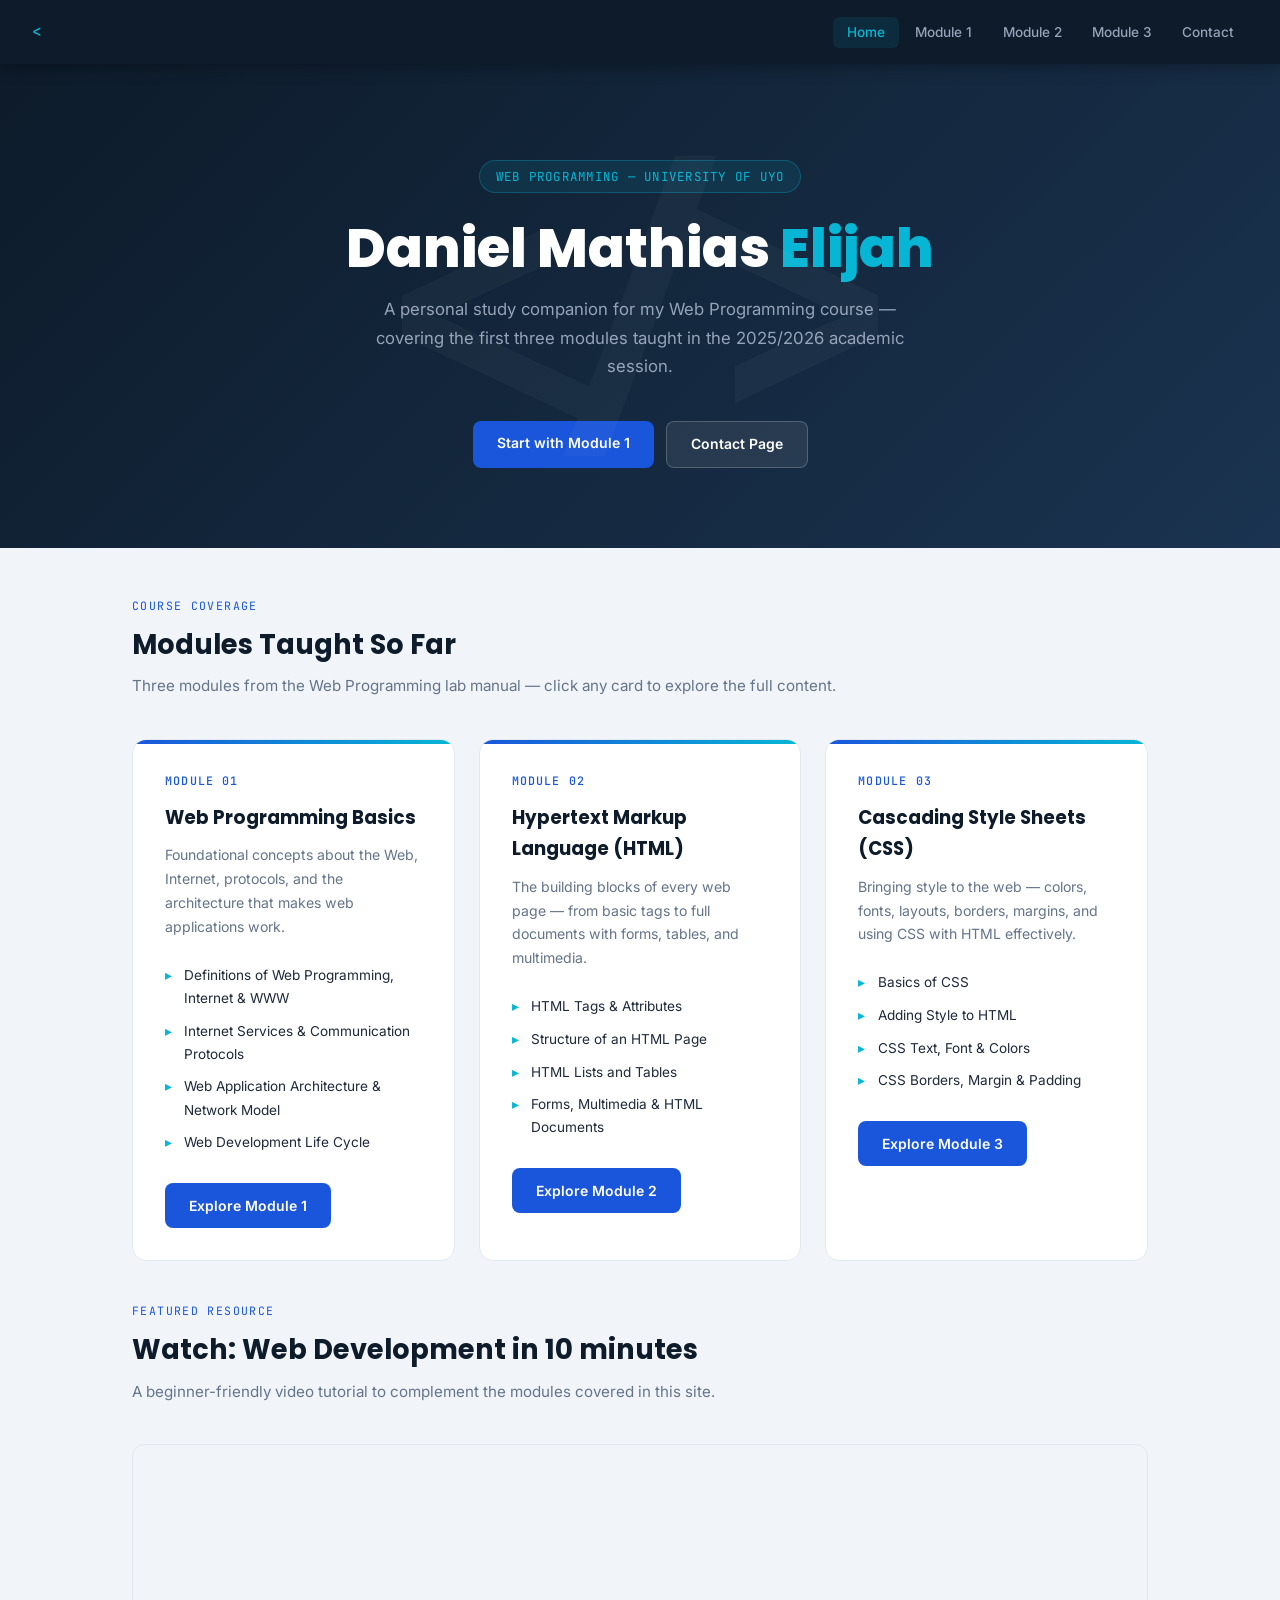
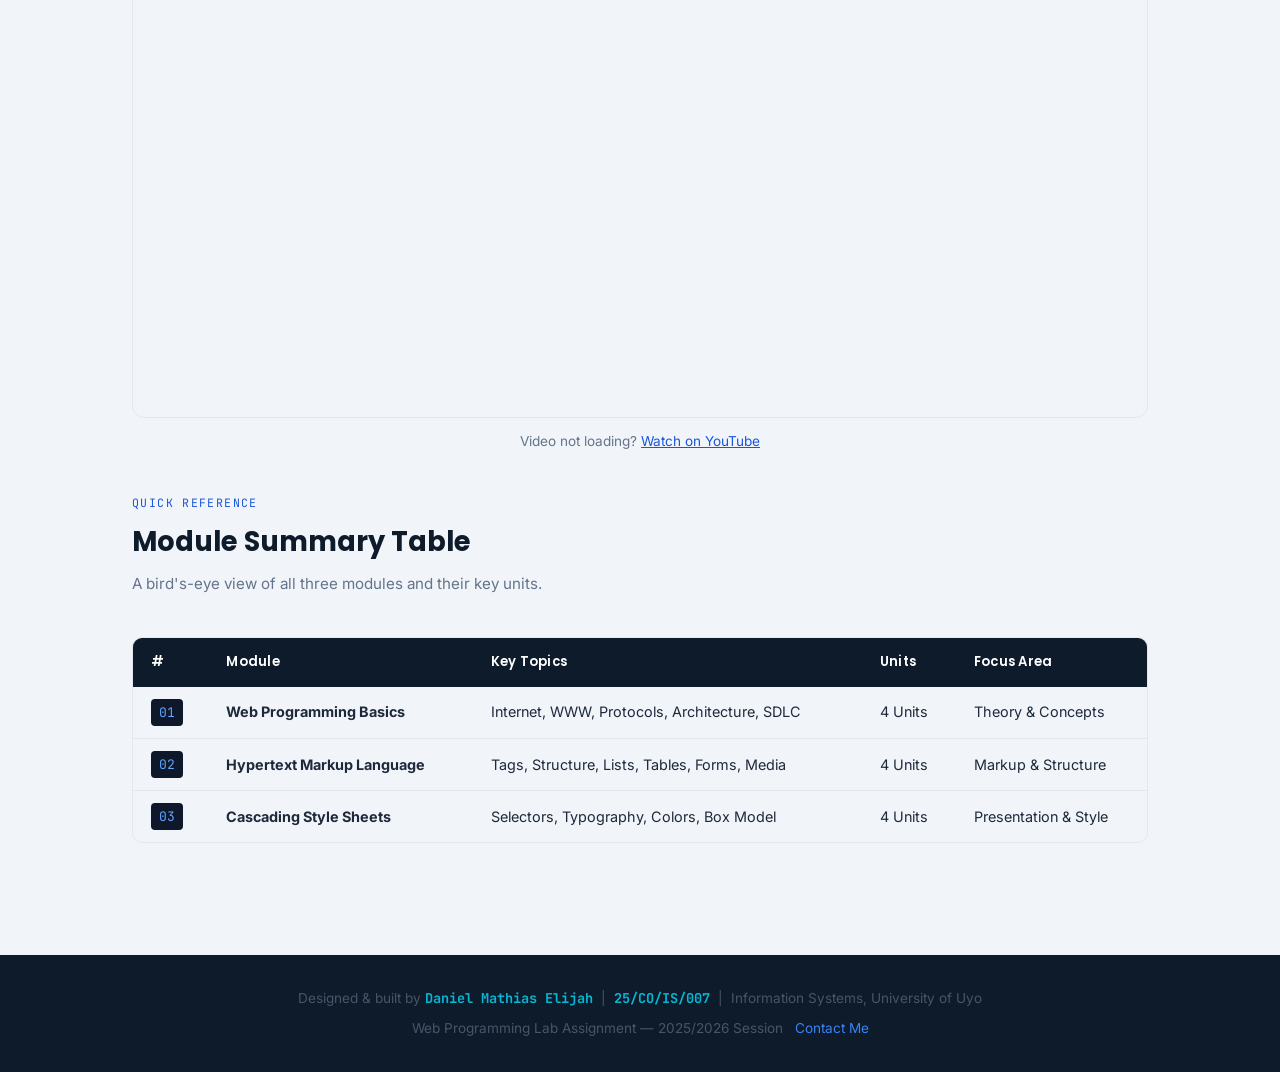
<file: index.html>
<!DOCTYPE html>
<html lang="en">
<head>
  <meta charset="UTF-8" />
  <meta name="viewport" content="width=device-width, initial-scale=1.0" />
  <title>Web Programming — Daniel Mathias Elijah</title>
  <link rel="stylesheet" href="style.css" />
</head>
<body>

  <nav>
    <a href="index.html" class="nav-brand">&lt;</a>
    <ul class="nav-links">
      <li><a href="index.html" class="active">Home</a></li>
      <li><a href="module1.html">Module 1</a></li>
      <li><a href="module2.html">Module 2</a></li>
      <li><a href="module3.html">Module 3</a></li>
      <li><a href="contact.html">Contact</a></li>
    </ul>
  </nav>

  <section class="hero">
    <div class="hero-badge">Web Programming — University of Uyo</div>
    <h1>Daniel Mathias <em>Elijah</em></h1>
    <p>A personal study companion for my Web Programming course — covering the first three modules taught in the 2025/2026 academic session.</p>
    <div class="hero-btns">
      <a href="module1.html" class="btn">Start with Module 1</a>
      <a href="contact.html" class="btn-ghost">Contact Page</a>
    </div>
  </section>

  <div class="container">
    <p class="section-label">Course Coverage</p>
    <h2 class="section-title">Modules Taught So Far</h2>
    <p class="section-sub">Three modules from the Web Programming lab manual — click any card to explore the full content.</p>

    <div class="module-grid">

      <div class="module-card">
        <div class="mod-num">Module 01</div>
        <h3>Web Programming Basics</h3>
        <p>Foundational concepts about the Web, Internet, protocols, and the architecture that makes web applications work.</p>
        <ul>
          <li>Definitions of Web Programming, Internet &amp; WWW</li>
          <li>Internet Services &amp; Communication Protocols</li>
          <li>Web Application Architecture &amp; Network Model</li>
          <li>Web Development Life Cycle</li>
        </ul>
        <a href="module1.html" class="btn">Explore Module 1</a>
      </div>

      <div class="module-card">
        <div class="mod-num">Module 02</div>
        <h3>Hypertext Markup Language (HTML)</h3>
        <p>The building blocks of every web page — from basic tags to full documents with forms, tables, and multimedia.</p>
        <ul>
          <li>HTML Tags &amp; Attributes</li>
          <li>Structure of an HTML Page</li>
          <li>HTML Lists and Tables</li>
          <li>Forms, Multimedia &amp; HTML Documents</li>
        </ul>
        <a href="module2.html" class="btn">Explore Module 2</a>
      </div>

      <div class="module-card">
        <div class="mod-num">Module 03</div>
        <h3>Cascading Style Sheets (CSS)</h3>
        <p>Bringing style to the web — colors, fonts, layouts, borders, margins, and using CSS with HTML effectively.</p>
        <ul>
          <li>Basics of CSS</li>
          <li>Adding Style to HTML</li>
          <li>CSS Text, Font &amp; Colors</li>
          <li>CSS Borders, Margin &amp; Padding</li>
        </ul>
        <a href="module3.html" class="btn">Explore Module 3</a>
      </div>

    </div>

    <div style="margin: 2.5rem 0;">
      <p class="section-label">Featured Resource</p>
      <h2 class="section-title">Watch: Web Development in 10 minutes</h2>
      <p class="section-sub">A beginner-friendly video tutorial to complement the modules covered in this site.</p>
      <div style="position:relative; padding-bottom:56.25%; height:0; overflow:hidden; border-radius:12px; border:1px solid var(--border);">
        <iframe
          src="https://www.youtube.com/embed/5YDVJaItmaY"
          title="Web Development in 10 minutes"
          frameborder="0"
          allowfullscreen
          style="position:absolute; top:0; left:0; width:100%; height:100%;">
        </iframe>
      </div>
      <p style="text-align:center; margin-top:0.75rem; font-size:0.85rem; color:var(--muted);">Video not loading? 
        <a href="https://www.youtube.com/embed/5YDVJaItmaY" target="_blank"    style="color:var(--blue);">Watch on YouTube</a>
      </p>
    </div>
    <p class="section-label">Quick Reference</p>
    <h2 class="section-title">Module Summary Table</h2>
    <p class="section-sub">A bird's-eye view of all three modules and their key units.</p>

    <div class="tbl-wrap">
      <table class="styled-table">
        <thead>
          <tr>
            <th>#</th>
            <th>Module</th>
            <th>Key Topics</th>
            <th>Units</th>
            <th>Focus Area</th>
          </tr>
        </thead>
        <tbody>
          <tr>
            <td><span class="tag-badge">01</span></td>
            <td><strong>Web Programming Basics</strong></td>
            <td>Internet, WWW, Protocols, Architecture, SDLC</td>
            <td>4 Units</td>
            <td>Theory &amp; Concepts</td>
          </tr>
          <tr>
            <td><span class="tag-badge">02</span></td>
            <td><strong>Hypertext Markup Language</strong></td>
            <td>Tags, Structure, Lists, Tables, Forms, Media</td>
            <td>4 Units</td>
            <td>Markup &amp; Structure</td>
          </tr>
          <tr>
            <td><span class="tag-badge">03</span></td>
            <td><strong>Cascading Style Sheets</strong></td>
            <td>Selectors, Typography, Colors, Box Model</td>
            <td>4 Units</td>
            <td>Presentation &amp; Style</td>
          </tr>
        </tbody>
      </table>
    </div>

  </div>

  <footer>
    <p>Designed &amp; built by <strong>Daniel Mathias Elijah</strong> &nbsp;|&nbsp; <strong>25/CO/IS/007</strong> &nbsp;|&nbsp; Information Systems, University of Uyo</p>
    <p style="margin-top:0.4rem;">Web Programming Lab Assignment &mdash; 2025/2026 Session &nbsp;&nbsp;<a href="contact.html">Contact Me</a></p>
  </footer>

</body>
</html>
</file>
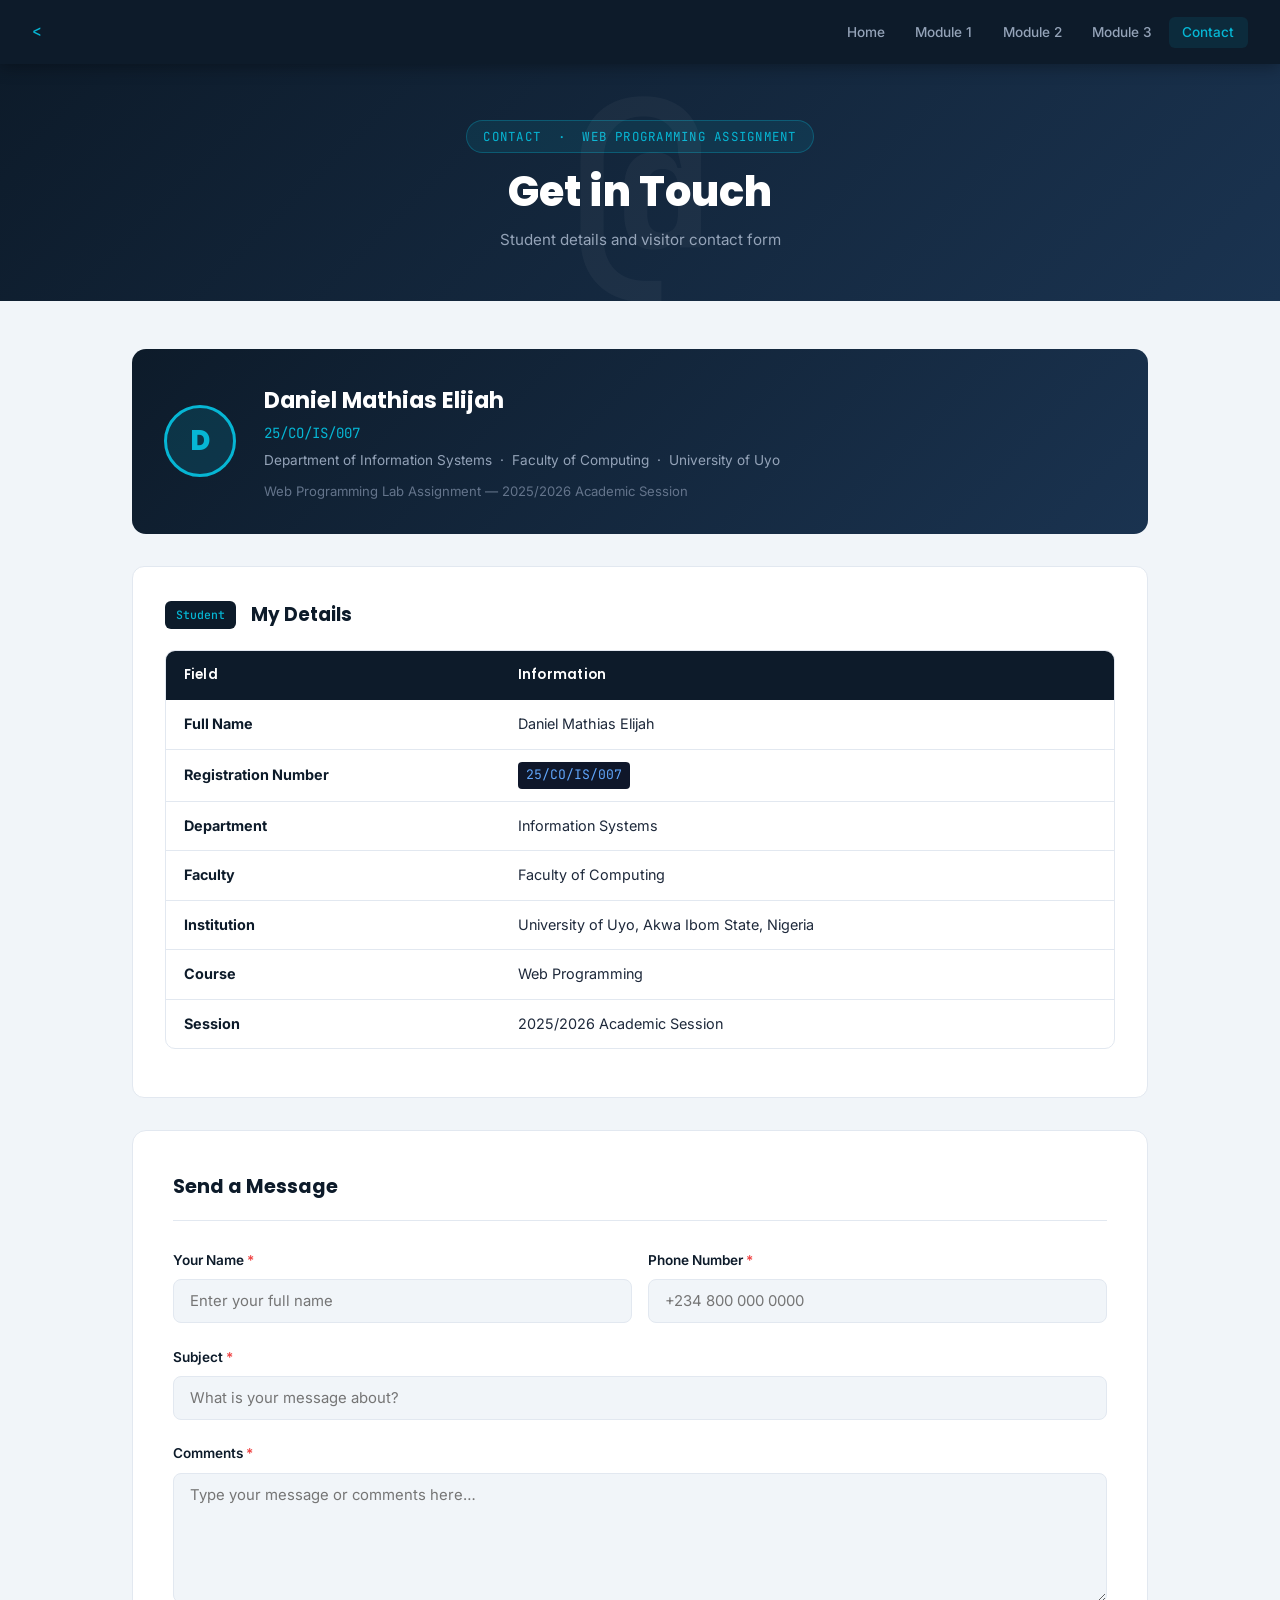
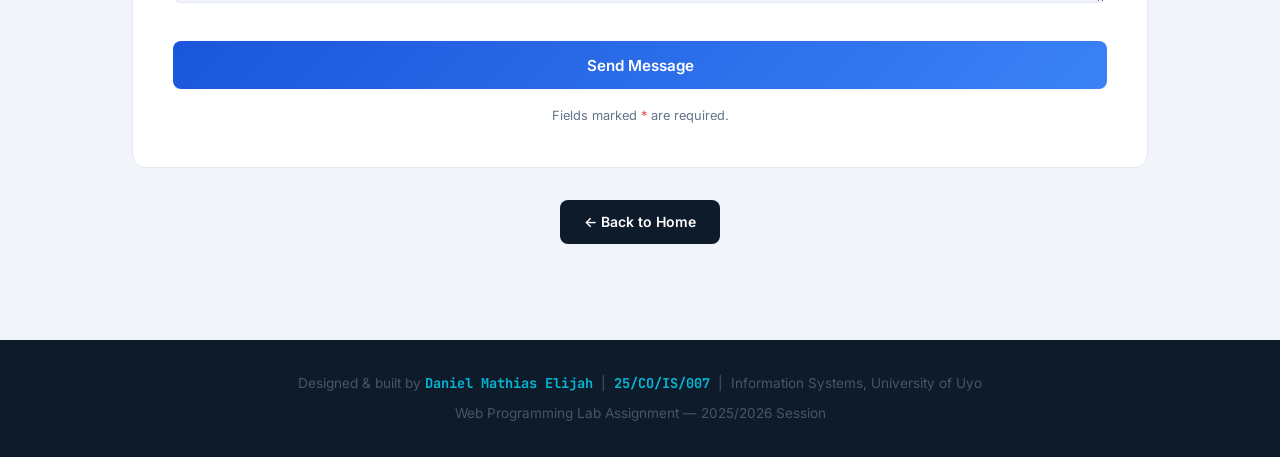
<file: contact.html>
<!DOCTYPE html>
<html lang="en">
<head>
  <meta charset="UTF-8" />
  <meta name="viewport" content="width=device-width, initial-scale=1.0" />
  <title>Contact — Daniel Mathias Elijah</title>
  <link rel="stylesheet" href="style.css" />
</head>
<body>

  <!-- NAVIGATION -->
  <nav>
    <a href="index.html" class="nav-brand">&lt;</a>
    <ul class="nav-links">
      <li><a href="index.html">Home</a></li>
      <li><a href="module1.html">Module 1</a></li>
      <li><a href="module2.html">Module 2</a></li>
      <li><a href="module3.html">Module 3</a></li>
      <li><a href="contact.html" class="active">Contact</a></li>
    </ul>
  </nav>

  <!-- PAGE HERO -->
  <section class="page-hero" data-symbol="@">
    <div class="hero-badge">Contact &nbsp;·&nbsp; Web Programming Assignment</div>
    <h1>Get in Touch</h1>
    <p>Student details and visitor contact form</p>
  </section>

  <div class="container">

    <!-- STUDENT INFO CARD -->
    <div class="student-card">
      <div class="s-avatar">D</div>
      <div class="s-info">
        <h2>Daniel Mathias Elijah</h2>
        <p class="reg">25/CO/IS/007</p>
        <p class="dept">Department of Information Systems &nbsp;·&nbsp; Faculty of Computing &nbsp;·&nbsp; University of Uyo</p>
        <p style="color:#64748b;font-size:0.82rem;margin-top:0.5rem;">Web Programming Lab Assignment &mdash; 2025/2026 Academic Session</p>
      </div>
    </div>

    <!-- STUDENT DETAILS TABLE -->
    <div class="unit" style="margin-bottom:2rem;">
      <div class="unit-header">
        <span class="unit-badge">Student</span>
        <h2>My Details</h2>
      </div>
      <div class="tbl-wrap">
        <table class="styled-table">
          <thead>
            <tr><th>Field</th><th>Information</th></tr>
          </thead>
          <tbody>
            <tr>
              <td><strong>Full Name</strong></td>
              <td>Daniel Mathias Elijah</td>
            </tr>
            <tr>
              <td><strong>Registration Number</strong></td>
              <td><span class="tag-badge">25/CO/IS/007</span></td>
            </tr>
            <tr>
              <td><strong>Department</strong></td>
              <td>Information Systems</td>
            </tr>
            <tr>
              <td><strong>Faculty</strong></td>
              <td>Faculty of Computing</td>
            </tr>
            <tr>
              <td><strong>Institution</strong></td>
              <td>University of Uyo, Akwa Ibom State, Nigeria</td>
            </tr>
            <tr>
              <td><strong>Course</strong></td>
              <td>Web Programming</td>
            </tr>
            <tr>
              <td><strong>Session</strong></td>
              <td>2025/2026 Academic Session</td>
            </tr>
          </tbody>
        </table>
      </div>
    </div>

    <!-- CONTACT FORM -->
    <div class="contact-form">
      <h3>Send a Message</h3>

      <div class="form-row">
        <div class="form-group">
          <label for="visitor-name">Your Name <span style="color:#ef4444;">*</span></label>
          <input
            type="text"
            id="visitor-name"
            name="visitor_name"
            placeholder="Enter your full name"
            required
          />
        </div>
        <div class="form-group">
          <label for="phone">Phone Number <span style="color:#ef4444;">*</span></label>
          <input
            type="tel"
            id="phone"
            name="phone"
            placeholder="+234 800 000 0000"
            required
          />
        </div>
      </div>

      <div class="form-group">
        <label for="subject">Subject <span style="color:#ef4444;">*</span></label>
        <input
          type="text"
          id="subject"
          name="subject"
          placeholder="What is your message about?"
          required
        />
      </div>

      <div class="form-group">
        <label for="comments">Comments <span style="color:#ef4444;">*</span></label>
        <textarea
          id="comments"
          name="comments"
          placeholder="Type your message or comments here…"
          required
        ></textarea>
      </div>

      <button type="submit" class="btn-submit" onclick="handleSubmit(event)">Send Message</button>

      <p style="text-align:center;color:var(--muted);font-size:0.8rem;margin-top:1rem;">
        Fields marked <span style="color:#ef4444;">*</span> are required.
      </p>
    </div>

    <!-- BACK LINK -->
    <div style="margin-top:2rem;text-align:center;">
      <a href="index.html" class="btn" style="background:var(--navy);">&larr; Back to Home</a>
    </div>

  </div>

  <footer>
    <p>Designed &amp; built by <strong>Daniel Mathias Elijah</strong> &nbsp;|&nbsp; <strong>25/CO/IS/007</strong> &nbsp;|&nbsp; Information Systems, University of Uyo</p>
    <p style="margin-top:0.4rem;">Web Programming Lab Assignment &mdash; 2025/2026 Session</p>
  </footer>

  <script>
    function handleSubmit(e) {
      e.preventDefault();
      const name    = document.getElementById('visitor-name').value.trim();
      const phone   = document.getElementById('phone').value.trim();
      const subject = document.getElementById('subject').value.trim();
      const comments= document.getElementById('comments').value.trim();

      if (!name || !phone || !subject || !comments) {
        alert('Please fill in all required fields.');
        return;
      }

      // Success feedback
      const btn = e.target;
      btn.textContent = '✓ Message Sent!';
      btn.style.background = '#10b981';
      btn.disabled = true;

      setTimeout(() => {
        btn.textContent = 'Send Message';
        btn.style.background = '';
        btn.disabled = false;
        document.getElementById('visitor-name').value = '';
        document.getElementById('phone').value = '';
        document.getElementById('subject').value = '';
        document.getElementById('comments').value = '';
      }, 3000);
    }
  </script>

</body>
</html>
</file>
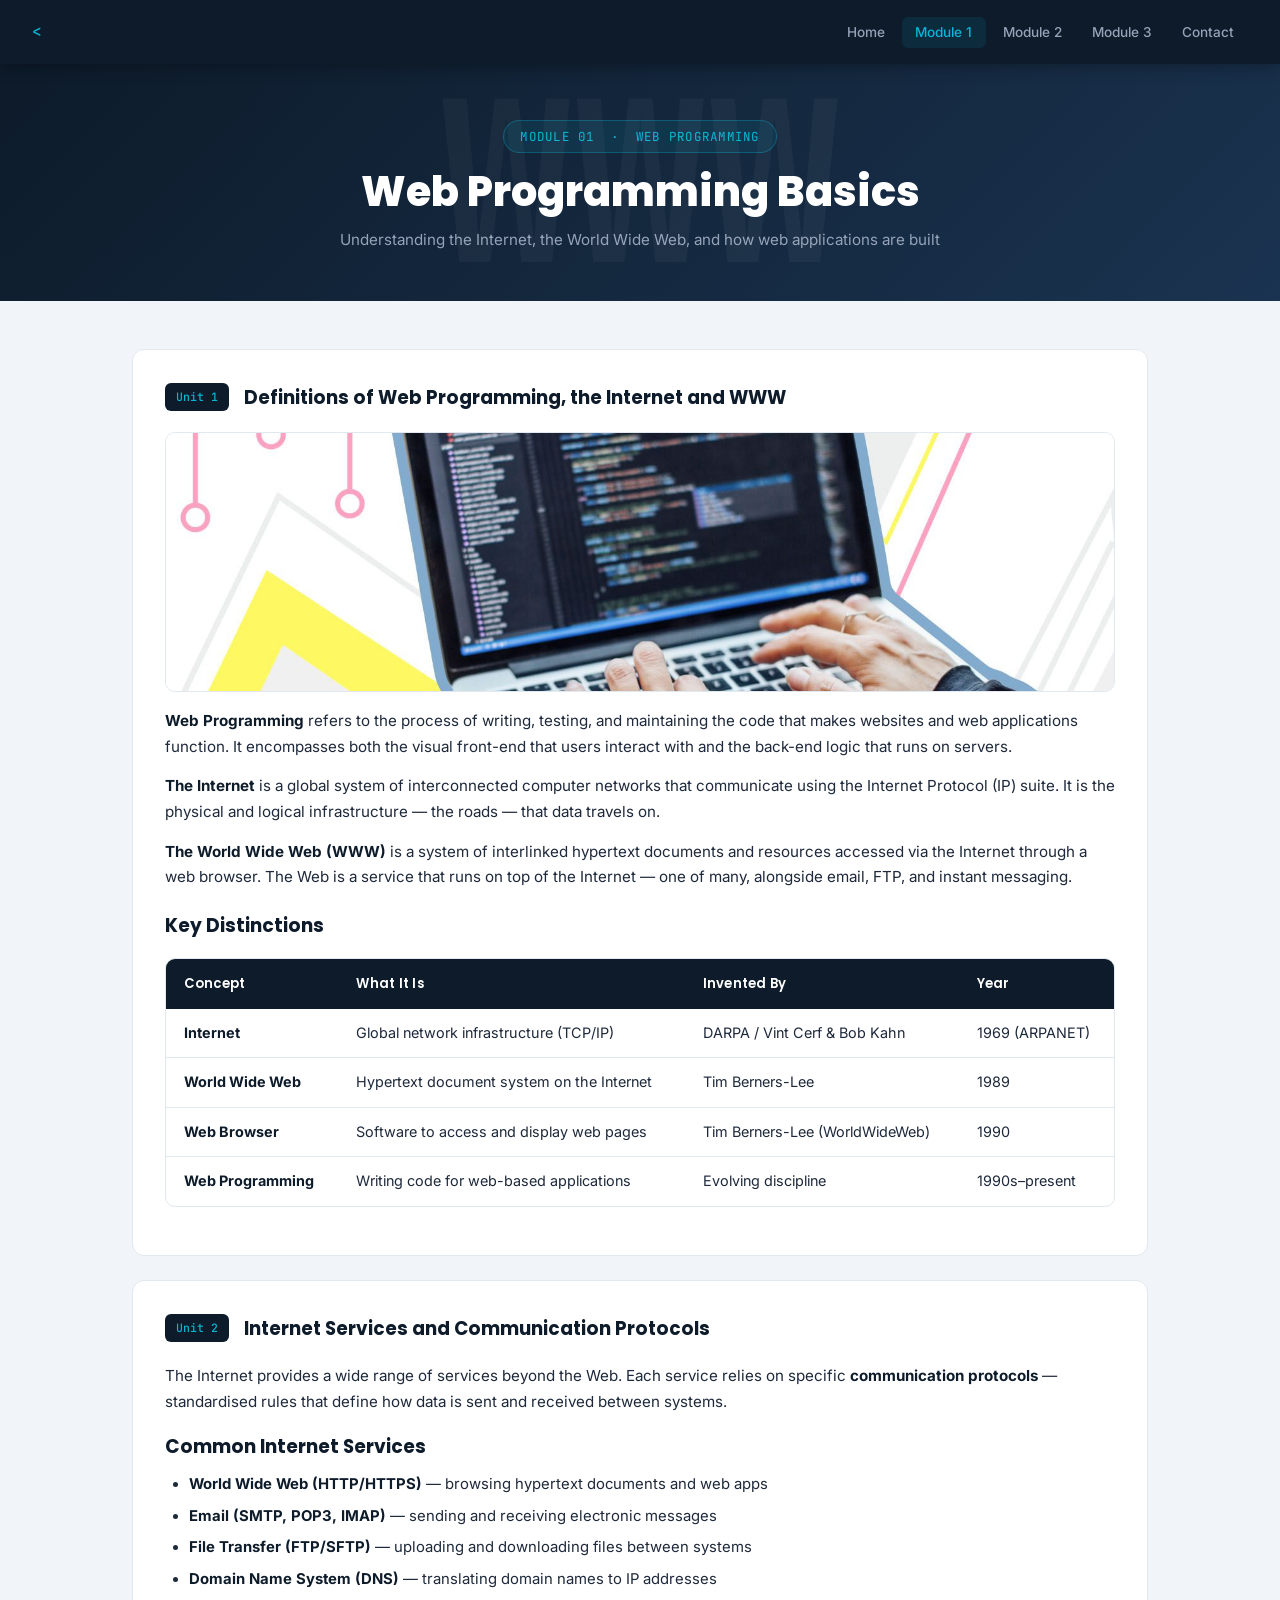
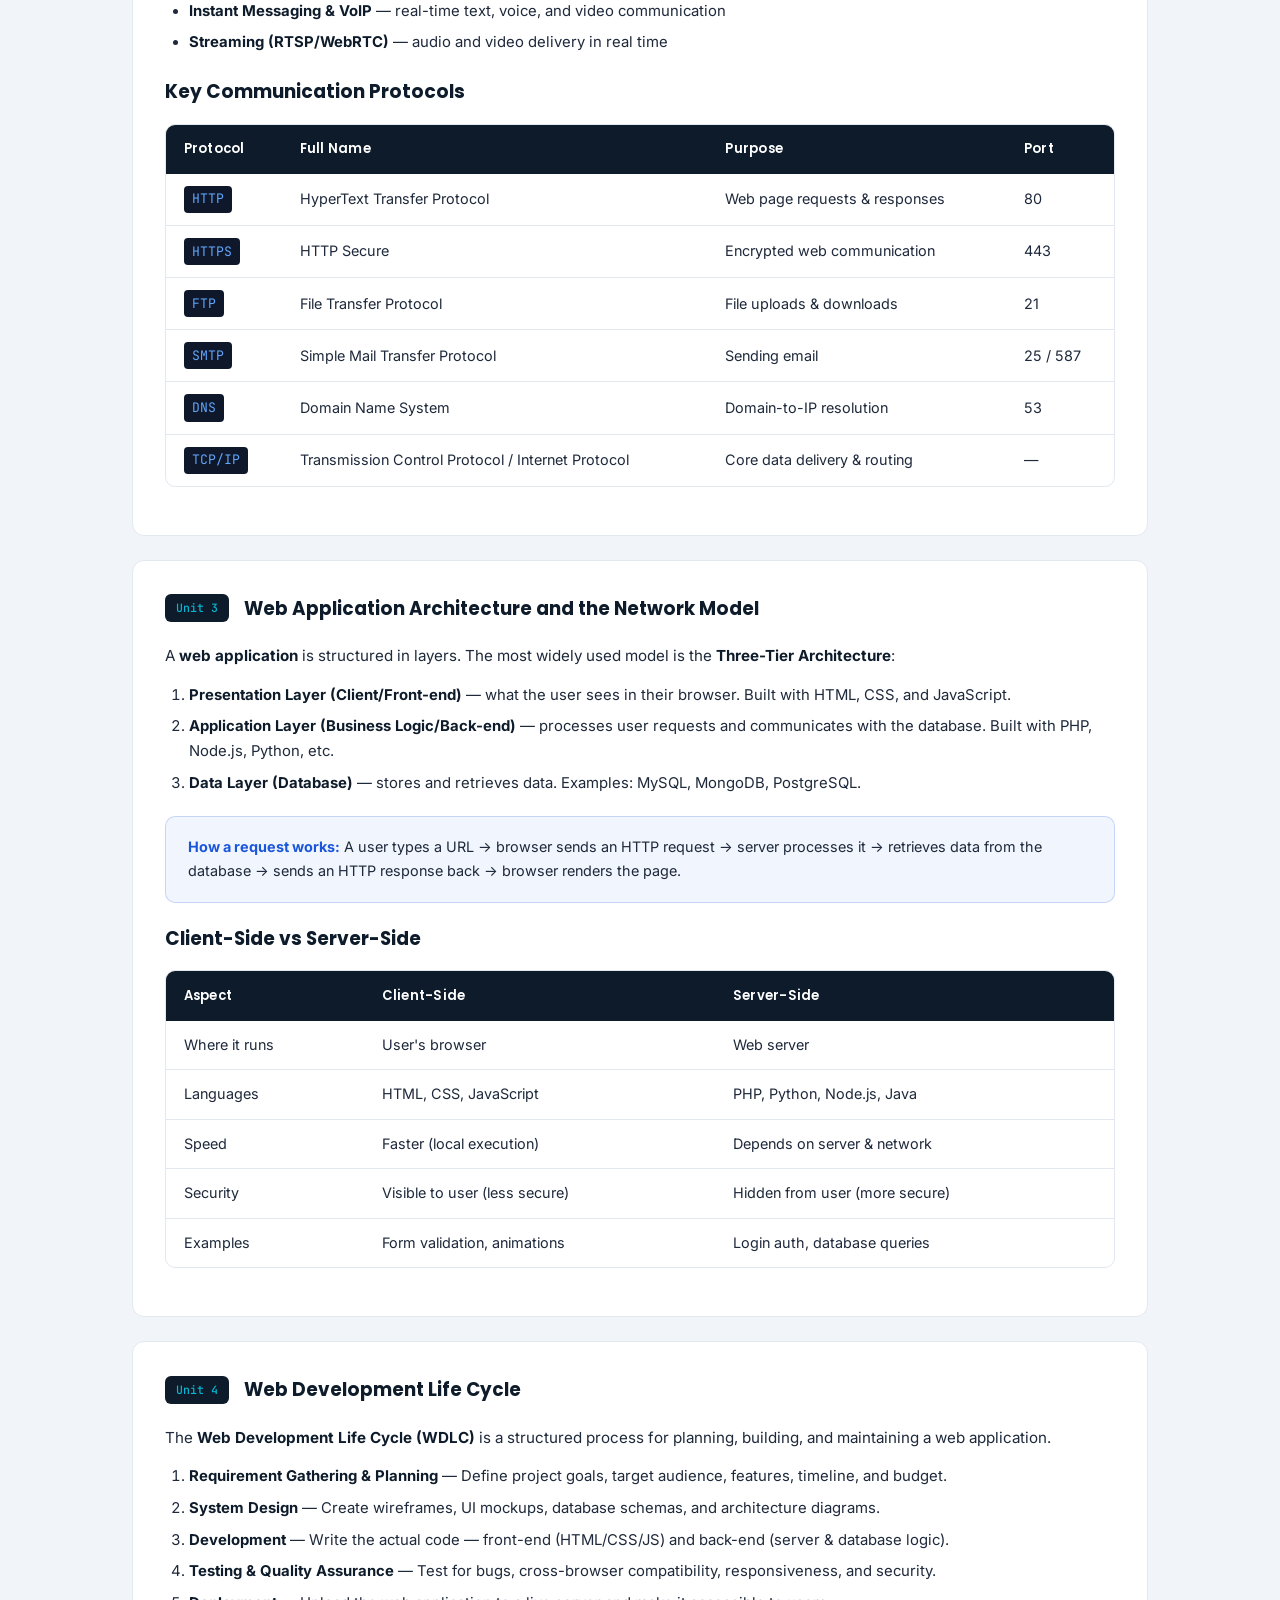
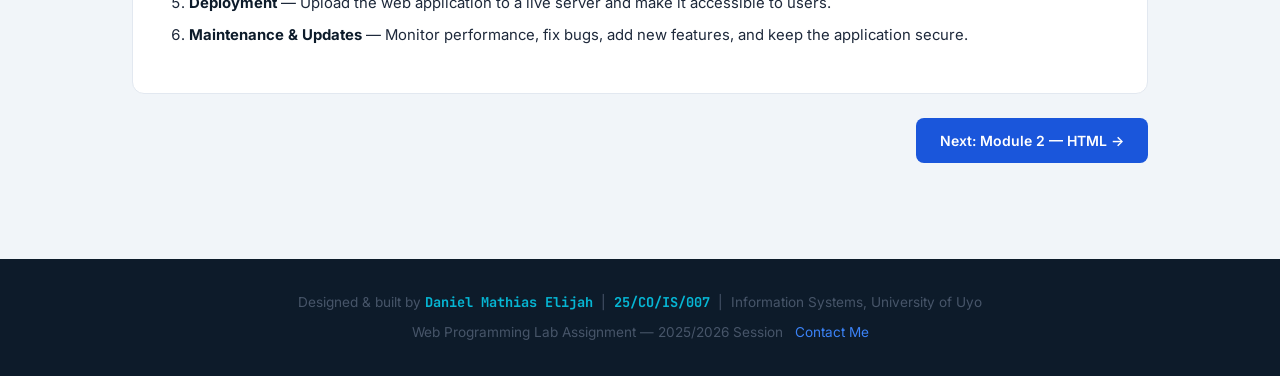
<file: module1.html>
<!DOCTYPE html>
<html lang="en">
<head>
  <meta charset="UTF-8" />
  <meta name="viewport" content="width=device-width, initial-scale=1.0" />
  <title>Module 1 — Web Programming Basics</title>
  <link rel="stylesheet" href="style.css" />
</head>
<body>

  <nav>
    <a href="index.html" class="nav-brand">&lt;</a>
    <ul class="nav-links">
      <li><a href="index.html">Home</a></li>
      <li><a href="module1.html" class="active">Module 1</a></li>
      <li><a href="module2.html">Module 2</a></li>
      <li><a href="module3.html">Module 3</a></li>
      <li><a href="contact.html">Contact</a></li>
    </ul>
  </nav>

  <section class="page-hero" data-symbol="WWW">
    <div class="hero-badge">Module 01 &nbsp;·&nbsp; Web Programming</div>
    <h1>Web Programming Basics</h1>
    <p>Understanding the Internet, the World Wide Web, and how web applications are built</p>
  </section>

  <div class="container">

    <div class="unit">
      <div class="unit-header">
        <span class="unit-badge">Unit 1</span>
        <h2>Definitions of Web Programming, the Internet and WWW</h2>
      </div>

      <img
        src="The-8-Best-Online-Coding-Courses-of-2021-77ff57d2460349c4b82842afc82d8e4b.jpg"
        alt="Online coding courses"
        class="mod-img"
      />

      <p><strong>Web Programming</strong> refers to the process of writing, testing, and maintaining the code that makes websites and web applications function. It encompasses both the visual front-end that users interact with and the back-end logic that runs on servers.</p>

      <p><strong>The Internet</strong> is a global system of interconnected computer networks that communicate using the Internet Protocol (IP) suite. It is the physical and logical infrastructure — the roads — that data travels on.</p>

      <p><strong>The World Wide Web (WWW)</strong> is a system of interlinked hypertext documents and resources accessed via the Internet through a web browser. The Web is a service that runs on top of the Internet — one of many, alongside email, FTP, and instant messaging.</p>

      <h3 style="font-family:'Poppins',sans-serif;color:var(--navy);margin:1.25rem 0 0.6rem;">Key Distinctions</h3>
      <div class="tbl-wrap">
        <table class="styled-table">
          <thead>
            <tr><th>Concept</th><th>What It Is</th><th>Invented By</th><th>Year</th></tr>
          </thead>
          <tbody>
            <tr>
              <td><strong>Internet</strong></td>
              <td>Global network infrastructure (TCP/IP)</td>
              <td>DARPA / Vint Cerf &amp; Bob Kahn</td>
              <td>1969 (ARPANET)</td>
            </tr>
            <tr>
              <td><strong>World Wide Web</strong></td>
              <td>Hypertext document system on the Internet</td>
              <td>Tim Berners-Lee</td>
              <td>1989</td>
            </tr>
            <tr>
              <td><strong>Web Browser</strong></td>
              <td>Software to access and display web pages</td>
              <td>Tim Berners-Lee (WorldWideWeb)</td>
              <td>1990</td>
            </tr>
            <tr>
              <td><strong>Web Programming</strong></td>
              <td>Writing code for web-based applications</td>
              <td>Evolving discipline</td>
              <td>1990s–present</td>
            </tr>
          </tbody>
        </table>
      </div>
    </div>

    <div class="unit">
      <div class="unit-header">
        <span class="unit-badge">Unit 2</span>
        <h2>Internet Services and Communication Protocols</h2>
      </div>

      <p>The Internet provides a wide range of services beyond the Web. Each service relies on specific <strong>communication protocols</strong> — standardised rules that define how data is sent and received between systems.</p>

      <h3 style="font-family:'Poppins',sans-serif;color:var(--navy);margin:1rem 0 0.6rem;">Common Internet Services</h3>
      <ul>
        <li><strong>World Wide Web (HTTP/HTTPS)</strong> — browsing hypertext documents and web apps</li>
        <li><strong>Email (SMTP, POP3, IMAP)</strong> — sending and receiving electronic messages</li>
        <li><strong>File Transfer (FTP/SFTP)</strong> — uploading and downloading files between systems</li>
        <li><strong>Domain Name System (DNS)</strong> — translating domain names to IP addresses</li>
        <li><strong>Instant Messaging &amp; VoIP</strong> — real-time text, voice, and video communication</li>
        <li><strong>Streaming (RTSP/WebRTC)</strong> — audio and video delivery in real time</li>
      </ul>

      <h3 style="font-family:'Poppins',sans-serif;color:var(--navy);margin:1.25rem 0 0.6rem;">Key Communication Protocols</h3>
      <div class="tbl-wrap">
        <table class="styled-table">
          <thead>
            <tr><th>Protocol</th><th>Full Name</th><th>Purpose</th><th>Port</th></tr>
          </thead>
          <tbody>
            <tr><td><span class="tag-badge">HTTP</span></td><td>HyperText Transfer Protocol</td><td>Web page requests &amp; responses</td><td>80</td></tr>
            <tr><td><span class="tag-badge">HTTPS</span></td><td>HTTP Secure</td><td>Encrypted web communication</td><td>443</td></tr>
            <tr><td><span class="tag-badge">FTP</span></td><td>File Transfer Protocol</td><td>File uploads &amp; downloads</td><td>21</td></tr>
            <tr><td><span class="tag-badge">SMTP</span></td><td>Simple Mail Transfer Protocol</td><td>Sending email</td><td>25 / 587</td></tr>
            <tr><td><span class="tag-badge">DNS</span></td><td>Domain Name System</td><td>Domain-to-IP resolution</td><td>53</td></tr>
            <tr><td><span class="tag-badge">TCP/IP</span></td><td>Transmission Control Protocol / Internet Protocol</td><td>Core data delivery &amp; routing</td><td>—</td></tr>
          </tbody>
        </table>
      </div>
    </div>

    <div class="unit">
      <div class="unit-header">
        <span class="unit-badge">Unit 3</span>
        <h2>Web Application Architecture and the Network Model</h2>
      </div>

      <p>A <strong>web application</strong> is structured in layers. The most widely used model is the <strong>Three-Tier Architecture</strong>:</p>

      <ol>
        <li><strong>Presentation Layer (Client/Front-end)</strong> — what the user sees in their browser. Built with HTML, CSS, and JavaScript.</li>
        <li><strong>Application Layer (Business Logic/Back-end)</strong> — processes user requests and communicates with the database. Built with PHP, Node.js, Python, etc.</li>
        <li><strong>Data Layer (Database)</strong> — stores and retrieves data. Examples: MySQL, MongoDB, PostgreSQL.</li>
      </ol>

      <div class="info-box" style="margin-top:1.25rem;">
        <strong>How a request works:</strong> A user types a URL → browser sends an HTTP request → server processes it → retrieves data from the database → sends an HTTP response back → browser renders the page.
      </div>

      <h3 style="font-family:'Poppins',sans-serif;color:var(--navy);margin:1.25rem 0 0.6rem;">Client-Side vs Server-Side</h3>
      <div class="tbl-wrap">
        <table class="styled-table">
          <thead>
            <tr><th>Aspect</th><th>Client-Side</th><th>Server-Side</th></tr>
          </thead>
          <tbody>
            <tr><td>Where it runs</td><td>User's browser</td><td>Web server</td></tr>
            <tr><td>Languages</td><td>HTML, CSS, JavaScript</td><td>PHP, Python, Node.js, Java</td></tr>
            <tr><td>Speed</td><td>Faster (local execution)</td><td>Depends on server &amp; network</td></tr>
            <tr><td>Security</td><td>Visible to user (less secure)</td><td>Hidden from user (more secure)</td></tr>
            <tr><td>Examples</td><td>Form validation, animations</td><td>Login auth, database queries</td></tr>
          </tbody>
        </table>
      </div>
    </div>

    <div class="unit">
      <div class="unit-header">
        <span class="unit-badge">Unit 4</span>
        <h2>Web Development Life Cycle</h2>
      </div>

      <p>The <strong>Web Development Life Cycle (WDLC)</strong> is a structured process for planning, building, and maintaining a web application.</p>

      <ol>
        <li><strong>Requirement Gathering &amp; Planning</strong> — Define project goals, target audience, features, timeline, and budget.</li>
        <li><strong>System Design</strong> — Create wireframes, UI mockups, database schemas, and architecture diagrams.</li>
        <li><strong>Development</strong> — Write the actual code — front-end (HTML/CSS/JS) and back-end (server &amp; database logic).</li>
        <li><strong>Testing &amp; Quality Assurance</strong> — Test for bugs, cross-browser compatibility, responsiveness, and security.</li>
        <li><strong>Deployment</strong> — Upload the web application to a live server and make it accessible to users.</li>
        <li><strong>Maintenance &amp; Updates</strong> — Monitor performance, fix bugs, add new features, and keep the application secure.</li>
      </ol>
    </div>

    <div style="display:flex;justify-content:flex-end;margin-top:1rem;">
      <a href="module2.html" class="btn">Next: Module 2 — HTML &rarr;</a>
    </div>

  </div>

  <footer>
    <p>Designed &amp; built by <strong>Daniel Mathias Elijah</strong> &nbsp;|&nbsp; <strong>25/CO/IS/007</strong> &nbsp;|&nbsp; Information Systems, University of Uyo</p>
    <p style="margin-top:0.4rem;">Web Programming Lab Assignment &mdash; 2025/2026 Session &nbsp;&nbsp;<a href="contact.html">Contact Me</a></p>
  </footer>

</body>
</html>
</file>
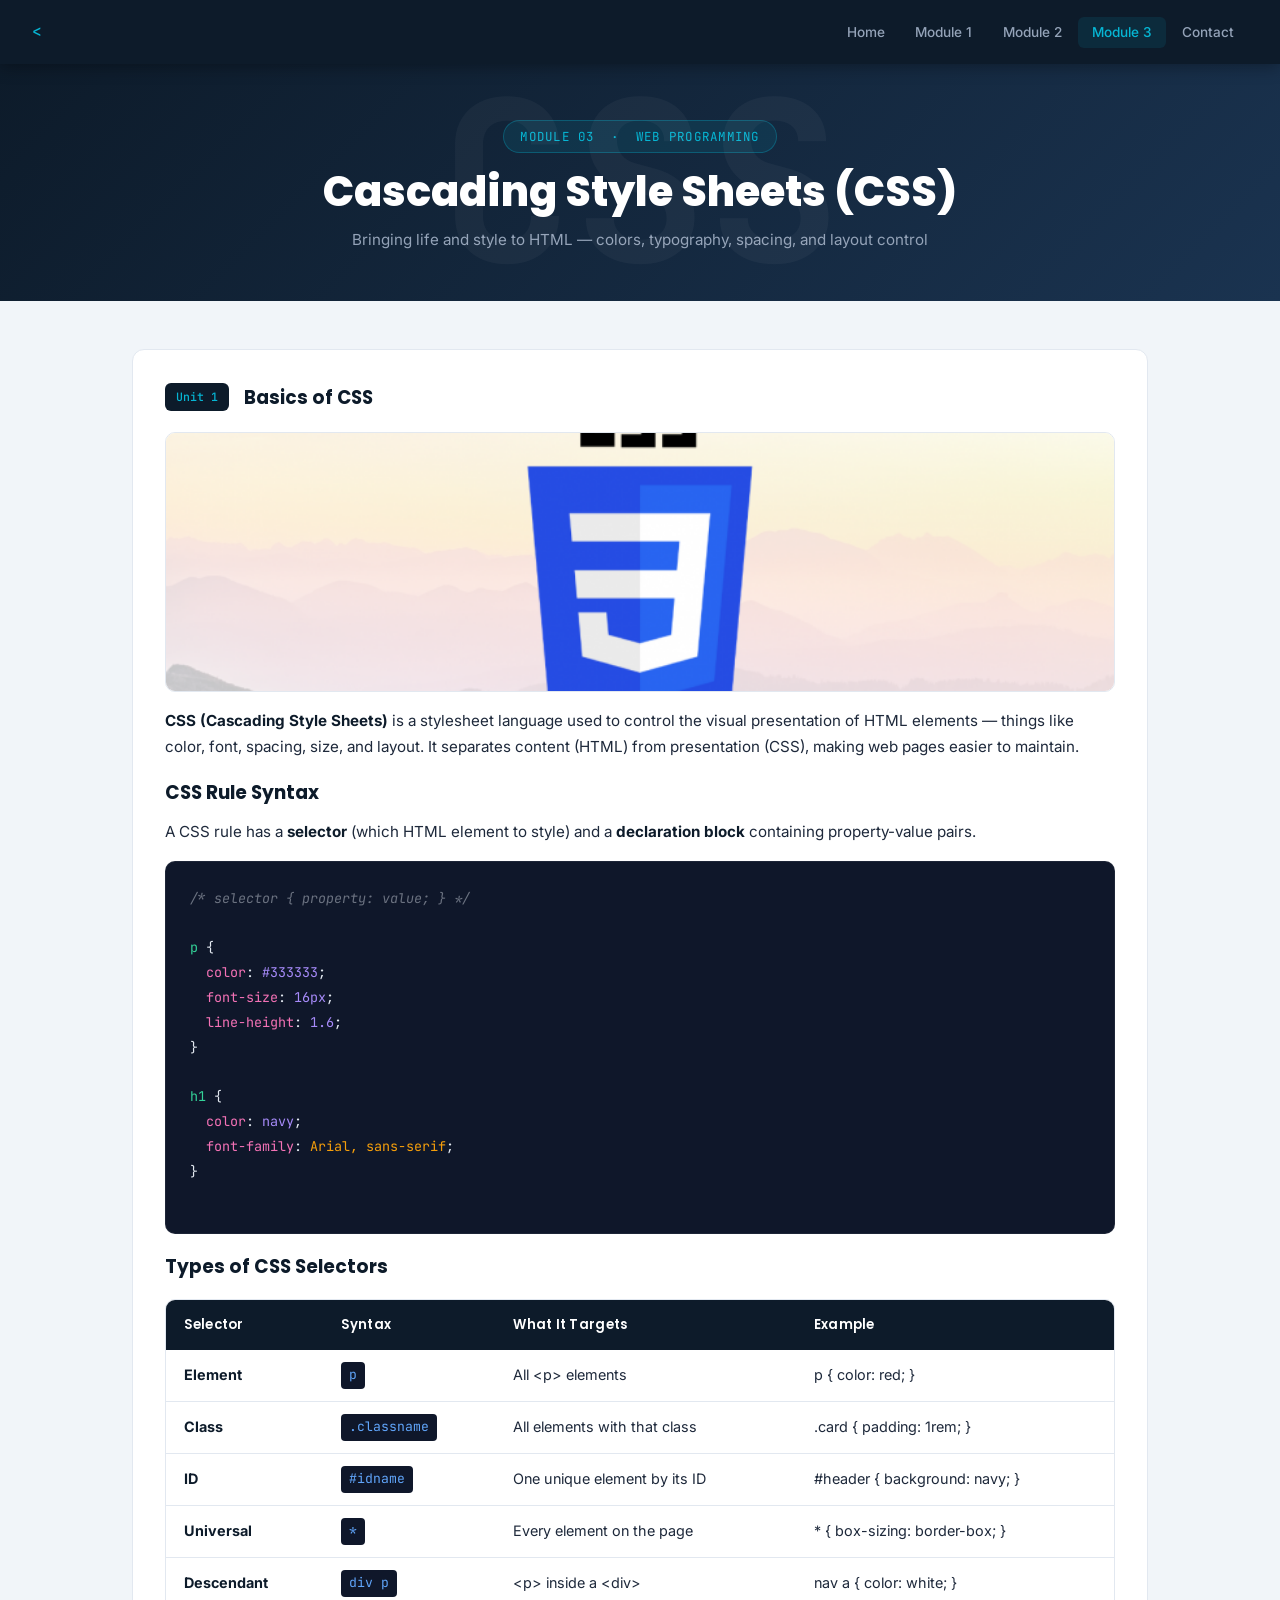
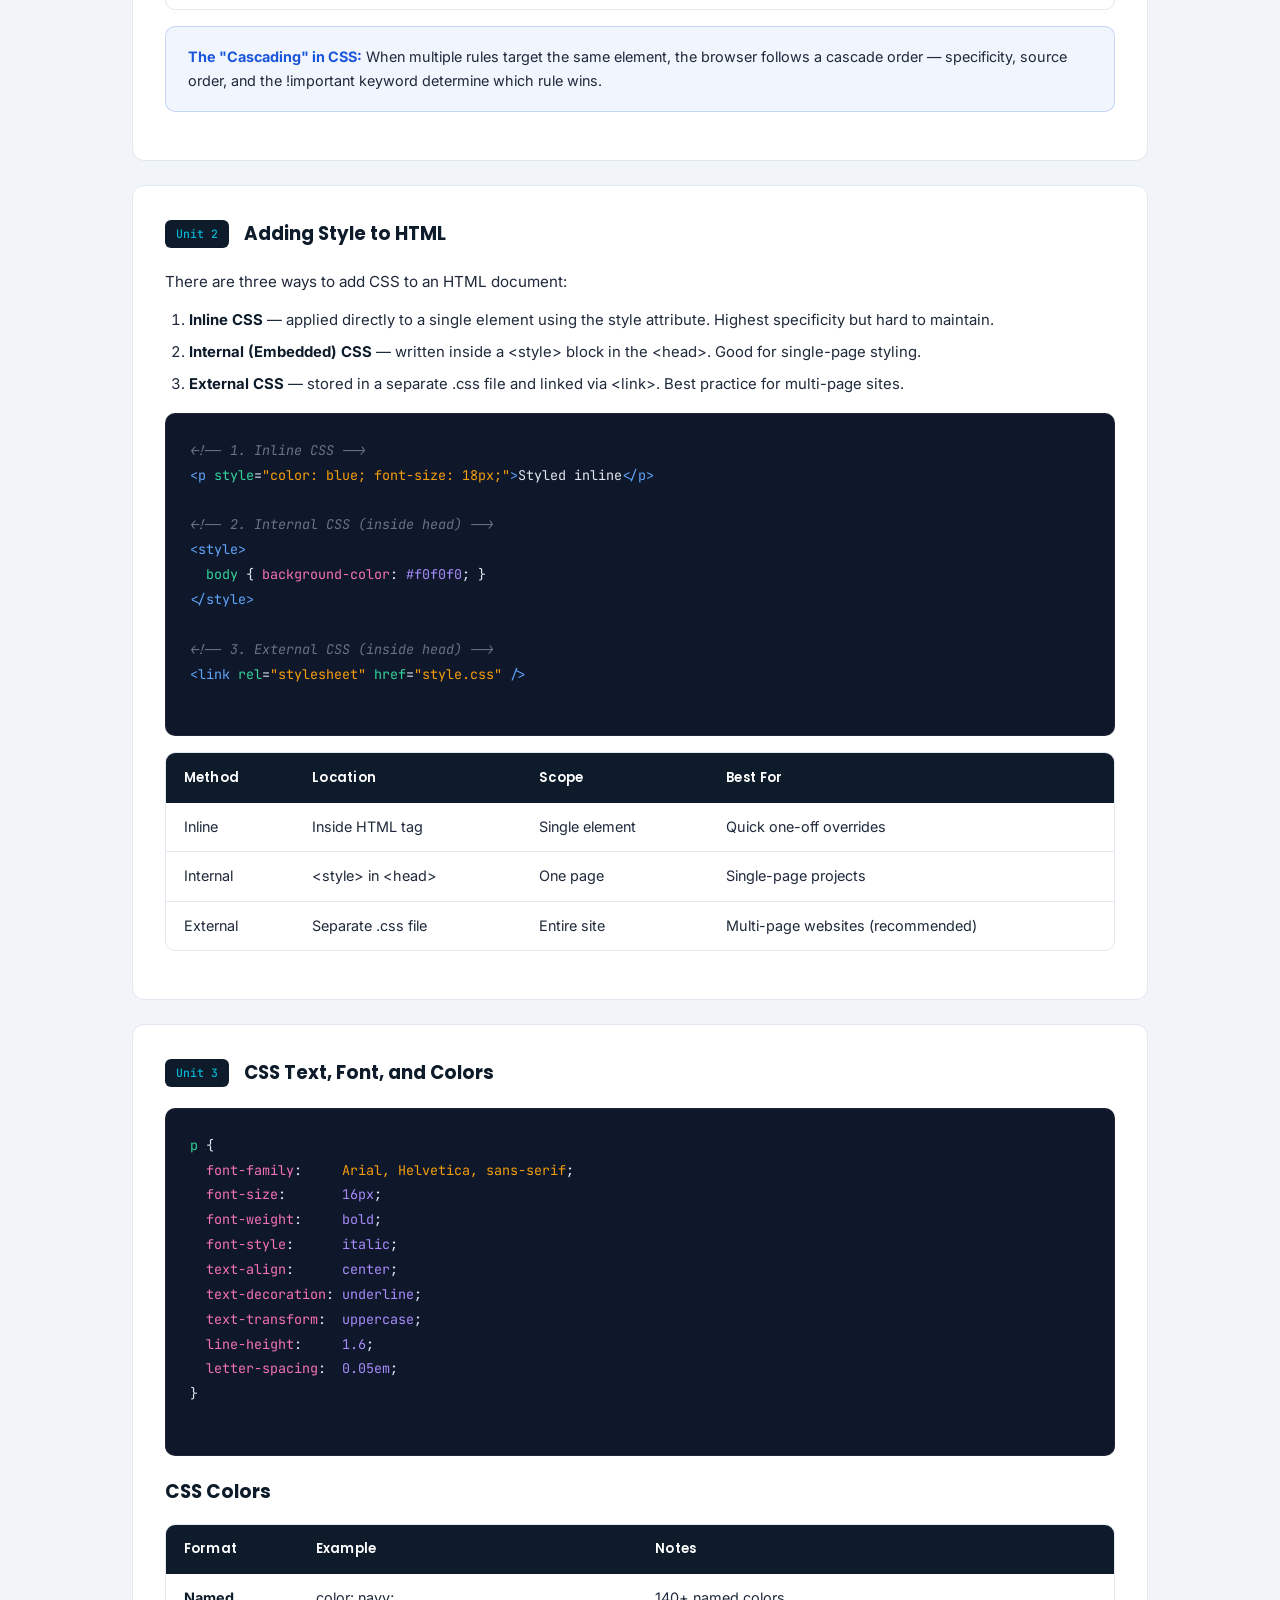
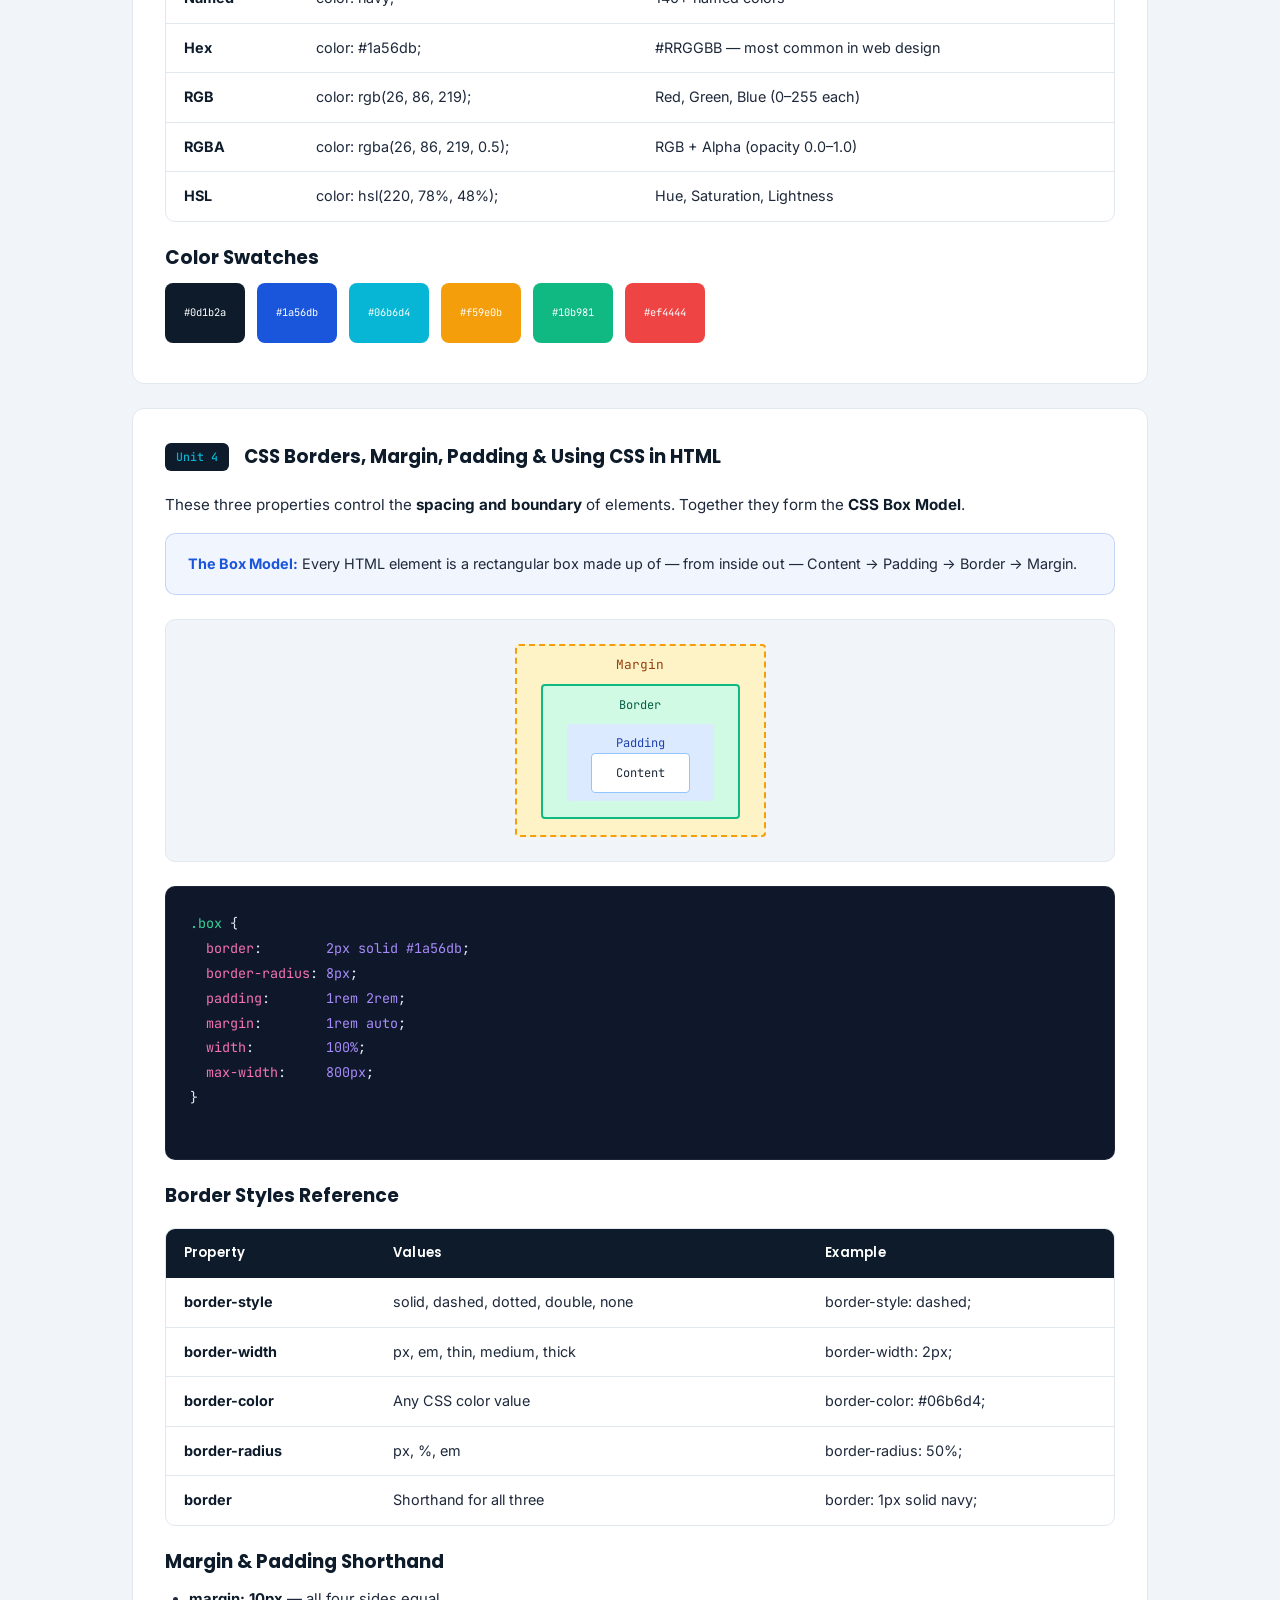
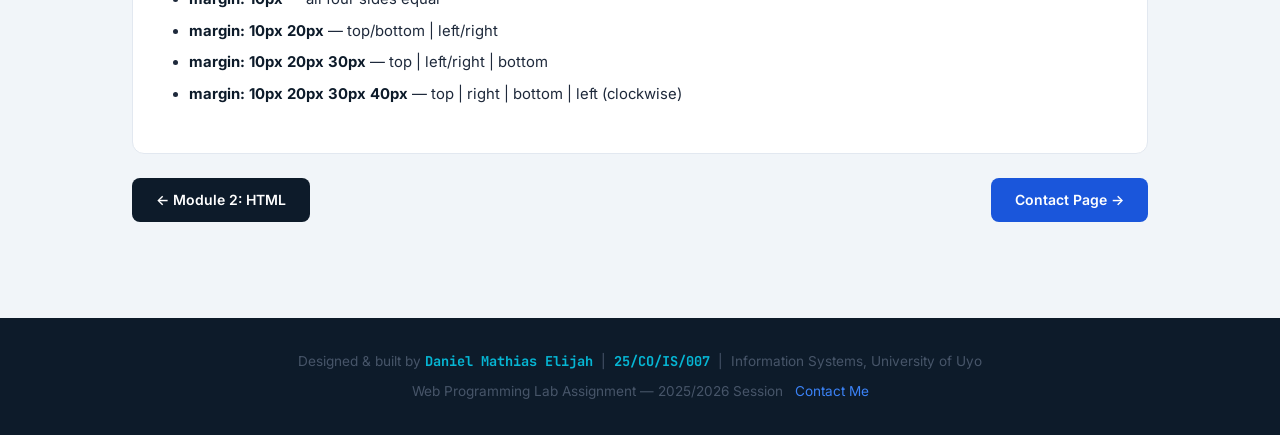
<file: module3.html>
<!DOCTYPE html>
<html lang="en">
<head>
  <meta charset="UTF-8" />
  <meta name="viewport" content="width=device-width, initial-scale=1.0" />
  <title>Module 3 — Cascading Style Sheets (CSS)</title>
  <link rel="stylesheet" href="style.css" />
</head>
<body>

  <nav>
    <a href="index.html" class="nav-brand">&lt;</a>
    <ul class="nav-links">
      <li><a href="index.html">Home</a></li>
      <li><a href="module1.html">Module 1</a></li>
      <li><a href="module2.html">Module 2</a></li>
      <li><a href="module3.html" class="active">Module 3</a></li>
      <li><a href="contact.html">Contact</a></li>
    </ul>
  </nav>

  <section class="page-hero" data-symbol="CSS">
    <div class="hero-badge">Module 03 &nbsp;·&nbsp; Web Programming</div>
    <h1>Cascading Style Sheets (CSS)</h1>
    <p>Bringing life and style to HTML — colors, typography, spacing, and layout control</p>
  </section>

  <div class="container">

    <div class="unit">
      <div class="unit-header">
        <span class="unit-badge">Unit 1</span>
        <h2>Basics of CSS</h2>
      </div>

      <img
        src="cssatrules.png"
        alt="CSS styling code on a screen"
        class="mod-img"
      />

      <p><strong>CSS (Cascading Style Sheets)</strong> is a stylesheet language used to control the visual presentation of HTML elements — things like color, font, spacing, size, and layout. It separates content (HTML) from presentation (CSS), making web pages easier to maintain.</p>

      <h3 style="font-family:'Poppins',sans-serif;color:var(--navy);margin:1.1rem 0 0.6rem;">CSS Rule Syntax</h3>
      <p>A CSS rule has a <strong>selector</strong> (which HTML element to style) and a <strong>declaration block</strong> containing property-value pairs.</p>

      <div class="code-block">
        <pre>
<span class="hl-cmt">/* selector { property: value; } */</span>

<span class="hl-attr">p</span> {
  <span class="hl-prop">color</span>: <span class="hl-num">#333333</span>;
  <span class="hl-prop">font-size</span>: <span class="hl-num">16px</span>;
  <span class="hl-prop">line-height</span>: <span class="hl-num">1.6</span>;
}

<span class="hl-attr">h1</span> {
  <span class="hl-prop">color</span>: <span class="hl-num">navy</span>;
  <span class="hl-prop">font-family</span>: <span class="hl-val">Arial, sans-serif</span>;
}
        </pre>
      </div>

      <h3 style="font-family:'Poppins',sans-serif;color:var(--navy);margin:1.1rem 0 0.6rem;">Types of CSS Selectors</h3>
      <div class="tbl-wrap">
        <table class="styled-table">
          <thead>
            <tr><th>Selector</th><th>Syntax</th><th>What It Targets</th><th>Example</th></tr>
          </thead>
          <tbody>
            <tr>
              <td><strong>Element</strong></td>
              <td><span class="tag-badge">p</span></td>
              <td>All &lt;p&gt; elements</td>
              <td>p { color: red; }</td>
            </tr>
            <tr>
              <td><strong>Class</strong></td>
              <td><span class="tag-badge">.classname</span></td>
              <td>All elements with that class</td>
              <td>.card { padding: 1rem; }</td>
            </tr>
            <tr>
              <td><strong>ID</strong></td>
              <td><span class="tag-badge">#idname</span></td>
              <td>One unique element by its ID</td>
              <td>#header { background: navy; }</td>
            </tr>
            <tr>
              <td><strong>Universal</strong></td>
              <td><span class="tag-badge">*</span></td>
              <td>Every element on the page</td>
              <td>* { box-sizing: border-box; }</td>
            </tr>
            <tr>
              <td><strong>Descendant</strong></td>
              <td><span class="tag-badge">div p</span></td>
              <td>&lt;p&gt; inside a &lt;div&gt;</td>
              <td>nav a { color: white; }</td>
            </tr>
          </tbody>
        </table>
      </div>

      <div class="info-box">
        <strong>The "Cascading" in CSS:</strong> When multiple rules target the same element, the browser follows a cascade order — specificity, source order, and the !important keyword determine which rule wins.
      </div>
    </div>

    <div class="unit">
      <div class="unit-header">
        <span class="unit-badge">Unit 2</span>
        <h2>Adding Style to HTML</h2>
      </div>

      <p>There are three ways to add CSS to an HTML document:</p>

      <ol>
        <li><strong>Inline CSS</strong> — applied directly to a single element using the style attribute. Highest specificity but hard to maintain.</li>
        <li><strong>Internal (Embedded) CSS</strong> — written inside a &lt;style&gt; block in the &lt;head&gt;. Good for single-page styling.</li>
        <li><strong>External CSS</strong> — stored in a separate .css file and linked via &lt;link&gt;. Best practice for multi-page sites.</li>
      </ol>

      <div class="code-block">
        <pre>
<span class="hl-cmt">&lt;!-- 1. Inline CSS --&gt;</span>
<span class="hl-tag">&lt;p</span> <span class="hl-attr">style</span>=<span class="hl-val">"color: blue; font-size: 18px;"</span><span class="hl-tag">&gt;</span><span class="hl-txt">Styled inline</span><span class="hl-tag">&lt;/p&gt;</span>

<span class="hl-cmt">&lt;!-- 2. Internal CSS (inside head) --&gt;</span>
<span class="hl-tag">&lt;style&gt;</span>
  <span class="hl-attr">body</span> { <span class="hl-prop">background-color</span>: <span class="hl-num">#f0f0f0</span>; }
<span class="hl-tag">&lt;/style&gt;</span>

<span class="hl-cmt">&lt;!-- 3. External CSS (inside head) --&gt;</span>
<span class="hl-tag">&lt;link</span> <span class="hl-attr">rel</span>=<span class="hl-val">"stylesheet"</span> <span class="hl-attr">href</span>=<span class="hl-val">"style.css"</span> <span class="hl-tag">/&gt;</span>
        </pre>
      </div>

      <div class="tbl-wrap">
        <table class="styled-table">
          <thead>
            <tr><th>Method</th><th>Location</th><th>Scope</th><th>Best For</th></tr>
          </thead>
          <tbody>
            <tr><td>Inline</td><td>Inside HTML tag</td><td>Single element</td><td>Quick one-off overrides</td></tr>
            <tr><td>Internal</td><td>&lt;style&gt; in &lt;head&gt;</td><td>One page</td><td>Single-page projects</td></tr>
            <tr><td>External</td><td>Separate .css file</td><td>Entire site</td><td>Multi-page websites (recommended)</td></tr>
          </tbody>
        </table>
      </div>
    </div>

    <div class="unit">
      <div class="unit-header">
        <span class="unit-badge">Unit 3</span>
        <h2>CSS Text, Font, and Colors</h2>
      </div>

      <div class="code-block">
        <pre>
<span class="hl-attr">p</span> {
  <span class="hl-prop">font-family</span>:     <span class="hl-val">Arial, Helvetica, sans-serif</span>;
  <span class="hl-prop">font-size</span>:       <span class="hl-num">16px</span>;
  <span class="hl-prop">font-weight</span>:     <span class="hl-num">bold</span>;
  <span class="hl-prop">font-style</span>:      <span class="hl-num">italic</span>;
  <span class="hl-prop">text-align</span>:      <span class="hl-num">center</span>;
  <span class="hl-prop">text-decoration</span>: <span class="hl-num">underline</span>;
  <span class="hl-prop">text-transform</span>:  <span class="hl-num">uppercase</span>;
  <span class="hl-prop">line-height</span>:     <span class="hl-num">1.6</span>;
  <span class="hl-prop">letter-spacing</span>:  <span class="hl-num">0.05em</span>;
}
        </pre>
      </div>

      <h3 style="font-family:'Poppins',sans-serif;color:var(--navy);margin:1.25rem 0 0.6rem;">CSS Colors</h3>
      <div class="tbl-wrap">
        <table class="styled-table">
          <thead>
            <tr><th>Format</th><th>Example</th><th>Notes</th></tr>
          </thead>
          <tbody>
            <tr><td><strong>Named</strong></td><td>color: navy;</td><td>140+ named colors</td></tr>
            <tr><td><strong>Hex</strong></td><td>color: #1a56db;</td><td>#RRGGBB — most common in web design</td></tr>
            <tr><td><strong>RGB</strong></td><td>color: rgb(26, 86, 219);</td><td>Red, Green, Blue (0–255 each)</td></tr>
            <tr><td><strong>RGBA</strong></td><td>color: rgba(26, 86, 219, 0.5);</td><td>RGB + Alpha (opacity 0.0–1.0)</td></tr>
            <tr><td><strong>HSL</strong></td><td>color: hsl(220, 78%, 48%);</td><td>Hue, Saturation, Lightness</td></tr>
          </tbody>
        </table>
      </div>

      <h3 style="font-family:'Poppins',sans-serif;color:var(--navy);margin:1.25rem 0 0.6rem;">Color Swatches</h3>
      <div style="display:flex;gap:0.75rem;flex-wrap:wrap;margin-bottom:0.5rem;">
        <div style="width:80px;height:60px;background:#0d1b2a;border-radius:8px;display:flex;align-items:center;justify-content:center;font-family:'JetBrains Mono',monospace;font-size:0.65rem;color:#ffffff;">#0d1b2a</div>
        <div style="width:80px;height:60px;background:#1a56db;border-radius:8px;display:flex;align-items:center;justify-content:center;font-family:'JetBrains Mono',monospace;font-size:0.65rem;color:#ffffff;">#1a56db</div>
        <div style="width:80px;height:60px;background:#06b6d4;border-radius:8px;display:flex;align-items:center;justify-content:center;font-family:'JetBrains Mono',monospace;font-size:0.65rem;color:#ffffff;">#06b6d4</div>
        <div style="width:80px;height:60px;background:#f59e0b;border-radius:8px;display:flex;align-items:center;justify-content:center;font-family:'JetBrains Mono',monospace;font-size:0.65rem;color:#ffffff;">#f59e0b</div>
        <div style="width:80px;height:60px;background:#10b981;border-radius:8px;display:flex;align-items:center;justify-content:center;font-family:'JetBrains Mono',monospace;font-size:0.65rem;color:#ffffff;">#10b981</div>
        <div style="width:80px;height:60px;background:#ef4444;border-radius:8px;display:flex;align-items:center;justify-content:center;font-family:'JetBrains Mono',monospace;font-size:0.65rem;color:#ffffff;">#ef4444</div>
      </div>
    </div>

    <div class="unit">
      <div class="unit-header">
        <span class="unit-badge">Unit 4</span>
        <h2>CSS Borders, Margin, Padding &amp; Using CSS in HTML</h2>
      </div>

      <p>These three properties control the <strong>spacing and boundary</strong> of elements. Together they form the <strong>CSS Box Model</strong>.</p>

      <div class="info-box">
        <strong>The Box Model:</strong> Every HTML element is a rectangular box made up of — from inside out — Content → Padding → Border → Margin.
      </div>

      <div style="text-align:center;margin:1.5rem 0;padding:1.5rem;background:var(--bg);border-radius:10px;border:1px solid var(--border);">
        <div style="display:inline-block;background:#fef3c7;border:2px dashed #f59e0b;padding:0.5rem 1.5rem;border-radius:4px;font-size:0.8rem;color:#92400e;">
          <span style="font-family:'JetBrains Mono',monospace;">Margin</span>
          <div style="background:#d1fae5;border:2px solid #10b981;padding:0.5rem 1.5rem;margin:0.5rem 0;border-radius:4px;">
            <span style="font-family:'JetBrains Mono',monospace;font-size:0.75rem;color:#065f46;">Border</span>
            <div style="background:#dbeafe;padding:0.5rem 1.5rem;margin:0.5rem 0;border-radius:4px;">
              <span style="font-family:'JetBrains Mono',monospace;font-size:0.75rem;color:#1e40af;">Padding</span>
              <div style="background:#ffffff;padding:0.5rem 1.5rem;border:1px solid #93c5fd;border-radius:4px;">
                <span style="font-family:'JetBrains Mono',monospace;font-size:0.75rem;color:#1e293b;">Content</span>
              </div>
            </div>
          </div>
        </div>
      </div>

      <div class="code-block">
        <pre>
<span class="hl-attr">.box</span> {
  <span class="hl-prop">border</span>:        <span class="hl-num">2px solid #1a56db</span>;
  <span class="hl-prop">border-radius</span>: <span class="hl-num">8px</span>;
  <span class="hl-prop">padding</span>:       <span class="hl-num">1rem 2rem</span>;
  <span class="hl-prop">margin</span>:        <span class="hl-num">1rem auto</span>;
  <span class="hl-prop">width</span>:         <span class="hl-num">100%</span>;
  <span class="hl-prop">max-width</span>:     <span class="hl-num">800px</span>;
}
        </pre>
      </div>

      <h3 style="font-family:'Poppins',sans-serif;color:var(--navy);margin:1.25rem 0 0.6rem;">Border Styles Reference</h3>
      <div class="tbl-wrap">
        <table class="styled-table">
          <thead>
            <tr><th>Property</th><th>Values</th><th>Example</th></tr>
          </thead>
          <tbody>
            <tr><td><strong>border-style</strong></td><td>solid, dashed, dotted, double, none</td><td>border-style: dashed;</td></tr>
            <tr><td><strong>border-width</strong></td><td>px, em, thin, medium, thick</td><td>border-width: 2px;</td></tr>
            <tr><td><strong>border-color</strong></td><td>Any CSS color value</td><td>border-color: #06b6d4;</td></tr>
            <tr><td><strong>border-radius</strong></td><td>px, %, em</td><td>border-radius: 50%;</td></tr>
            <tr><td><strong>border</strong></td><td>Shorthand for all three</td><td>border: 1px solid navy;</td></tr>
          </tbody>
        </table>
      </div>

      <h3 style="font-family:'Poppins',sans-serif;color:var(--navy);margin:1.25rem 0 0.6rem;">Margin &amp; Padding Shorthand</h3>
      <ul>
        <li><strong>margin: 10px</strong> — all four sides equal</li>
        <li><strong>margin: 10px 20px</strong> — top/bottom | left/right</li>
        <li><strong>margin: 10px 20px 30px</strong> — top | left/right | bottom</li>
        <li><strong>margin: 10px 20px 30px 40px</strong> — top | right | bottom | left (clockwise)</li>
      </ul>
    </div>

    <div style="display:flex;justify-content:space-between;margin-top:1rem;flex-wrap:wrap;gap:0.75rem;">
      <a href="module2.html" class="btn" style="background:var(--navy);">&larr; Module 2: HTML</a>
      <a href="contact.html" class="btn">Contact Page &rarr;</a>
    </div>

  </div>

  <footer>
    <p>Designed &amp; built by <strong>Daniel Mathias Elijah</strong> &nbsp;|&nbsp; <strong>25/CO/IS/007</strong> &nbsp;|&nbsp; Information Systems, University of Uyo</p>
    <p style="margin-top:0.4rem;">Web Programming Lab Assignment &mdash; 2025/2026 Session &nbsp;&nbsp;<a href="contact.html">Contact Me</a></p>
  </footer>

</body>
</html>
</file>
<file: style.css>
@import url('https://fonts.googleapis.com/css2?family=Poppins:wght@400;600;700;800&family=Inter:wght@400;500;600&family=JetBrains+Mono:wght@400;500&display=swap');

*, *::before, *::after { box-sizing: border-box; margin: 0; padding: 0; }

:root {
  --navy:      #0d1b2a;
  --navy-mid:  #1a3350;
  --blue:      #1a56db;
  --blue-lt:   #3b82f6;
  --cyan:      #06b6d4;
  --bg:        #f1f5f9;
  --white:     #ffffff;
  --text:      #1e293b;
  --muted:     #64748b;
  --border:    #e2e8f0;
  --code-bg:   #0f172a;
}

body { font-family: 'Inter', sans-serif; background: var(--bg); color: var(--text); line-height: 1.7; }

/* NAV */
nav {
  background: var(--navy);
  position: sticky; top: 0; z-index: 100;
  padding: 0 2rem;
  display: flex; align-items: center; justify-content: space-between;
  height: 64px;
  box-shadow: 0 2px 16px rgba(0,0,0,0.35);
}
.nav-brand {
  font-family: 'JetBrains Mono', monospace;
  color: var(--cyan); font-size: 1rem; font-weight: 500;
  text-decoration: none; letter-spacing: 0.04em;
}
.nav-brand span { color: #ffffff; }
.nav-links { display: flex; list-style: none; gap: 0.2rem; }
.nav-links a {
  color: #94a3b8; text-decoration: none;
  padding: 0.45rem 0.85rem; border-radius: 6px;
  font-size: 0.85rem; font-weight: 500; transition: all 0.18s;
}
.nav-links a:hover { color: #ffffff; background: rgba(255,255,255,0.08); }
.nav-links a.active { color: var(--cyan); background: rgba(6,182,212,0.1); }

/* HERO */
.hero {
  background: linear-gradient(135deg, var(--navy) 0%, var(--navy-mid) 100%);
  padding: 6rem 2rem 5rem; text-align: center; position: relative; overflow: hidden;
}
.hero::before {
  content: '</>';
  font-family: 'JetBrains Mono', monospace; font-size: 20rem; font-weight: 700;
  color: rgba(255,255,255,0.03);
  position: absolute; top: 50%; left: 50%; transform: translate(-50%, -50%);
  pointer-events: none; user-select: none; white-space: nowrap;
}
.hero-badge {
  display: inline-block;
  font-family: 'JetBrains Mono', monospace; font-size: 0.78rem;
  color: var(--cyan); background: rgba(6,182,212,0.1);
  border: 1px solid rgba(6,182,212,0.3);
  padding: 0.3rem 1rem; border-radius: 100px; margin-bottom: 1.5rem;
  letter-spacing: 0.1em; text-transform: uppercase;
}
.hero h1 {
  font-family: 'Poppins', sans-serif; font-size: clamp(2rem, 5vw, 3.4rem);
  font-weight: 800; color: #ffffff; line-height: 1.15; margin-bottom: 1rem;
}
.hero h1 em { color: var(--cyan); font-style: normal; }
.hero p { color: #94a3b8; font-size: 1.05rem; max-width: 560px; margin: 0 auto 2.5rem; }
.hero-btns { display: flex; gap: 0.75rem; justify-content: center; flex-wrap: wrap; }

/* PAGE HERO */
.page-hero {
  background: linear-gradient(135deg, var(--navy) 0%, var(--navy-mid) 100%);
  padding: 3.5rem 2rem 3rem; text-align: center; position: relative; overflow: hidden;
}
.page-hero::before {
  content: attr(data-symbol);
  font-family: 'JetBrains Mono', monospace; font-size: 14rem; font-weight: 700;
  color: rgba(255,255,255,0.04);
  position: absolute; top: 50%; left: 50%; transform: translate(-50%, -50%);
  pointer-events: none; user-select: none; white-space: nowrap;
}
.page-hero .hero-badge { margin-bottom: 0.9rem; }
.page-hero h1 {
  font-family: 'Poppins', sans-serif; font-size: clamp(1.6rem, 4vw, 2.6rem);
  font-weight: 800; color: #ffffff; line-height: 1.2;
}
.page-hero p { color: #94a3b8; margin-top: 0.6rem; font-size: 0.95rem; }

/* BUTTONS */
.btn {
  display: inline-block; background: var(--blue); color: #ffffff;
  text-decoration: none; padding: 0.65rem 1.5rem; border-radius: 8px;
  font-size: 0.875rem; font-weight: 600; transition: background 0.18s;
}
.btn:hover { background: var(--blue-lt); }
.btn-ghost {
  display: inline-block; background: rgba(255,255,255,0.08); color: #ffffff;
  text-decoration: none; padding: 0.65rem 1.5rem; border-radius: 8px;
  font-size: 0.875rem; font-weight: 600; border: 1px solid rgba(255,255,255,0.2);
  transition: background 0.18s;
}
.btn-ghost:hover { background: rgba(255,255,255,0.15); }

/* CONTAINER */
.container { max-width: 1080px; margin: 0 auto; padding: 3rem 2rem; }

/* SECTION LABELS */
.section-label {
  font-family: 'JetBrains Mono', monospace; font-size: 0.72rem;
  color: var(--blue); text-transform: uppercase; letter-spacing: 0.12em;
  margin-bottom: 0.4rem;
}
.section-title {
  font-family: 'Poppins', sans-serif; font-size: 1.7rem;
  font-weight: 700; color: var(--navy); margin-bottom: 0.35rem;
}
.section-sub { color: var(--muted); margin-bottom: 2.5rem; font-size: 0.95rem; }

/* MODULE CARDS */
.module-grid { display: grid; grid-template-columns: repeat(auto-fit, minmax(300px, 1fr)); gap: 1.5rem; }
.module-card {
  background: var(--white); border-radius: 14px;
  padding: 2rem; border: 1px solid var(--border);
  transition: transform 0.2s, box-shadow 0.2s; position: relative; overflow: hidden;
}
.module-card::before {
  content: ''; position: absolute; top: 0; left: 0; right: 0; height: 4px;
  background: linear-gradient(90deg, var(--blue), var(--cyan));
}
.module-card:hover { transform: translateY(-5px); box-shadow: 0 14px 36px rgba(0,0,0,0.1); }
.mod-num {
  font-family: 'JetBrains Mono', monospace; font-size: 0.73rem;
  color: var(--blue); font-weight: 500; text-transform: uppercase;
  letter-spacing: 0.1em; margin-bottom: 0.6rem;
}
.module-card h3 { font-family: 'Poppins', sans-serif; font-size: 1.15rem; font-weight: 700; color: var(--navy); margin-bottom: 0.65rem; }
.module-card p { color: var(--muted); font-size: 0.88rem; margin-bottom: 1.25rem; }
.module-card ul { list-style: none; margin-bottom: 1.5rem; }
.module-card ul li { font-size: 0.85rem; color: var(--text); padding: 0.3rem 0 0.3rem 1.2rem; position: relative; }
.module-card ul li::before { content: '▸'; position: absolute; left: 0; color: var(--cyan); }

/* UNIT CARDS */
.unit {
  background: var(--white); border-radius: 12px;
  padding: 2rem; margin-bottom: 1.5rem; border: 1px solid var(--border);
}
.unit-header { display: flex; align-items: center; gap: 0.9rem; margin-bottom: 1.2rem; }
.unit-badge {
  background: var(--navy); color: var(--cyan);
  font-family: 'JetBrains Mono', monospace; font-size: 0.72rem;
  padding: 0.28rem 0.7rem; border-radius: 6px; white-space: nowrap; font-weight: 500;
}
.unit h2 { font-family: 'Poppins', sans-serif; font-size: 1.15rem; font-weight: 700; color: var(--navy); }
.unit p { color: var(--text); margin-bottom: 0.85rem; font-size: 0.95rem; }
.unit ul, .unit ol { padding-left: 1.5rem; margin-bottom: 0.85rem; }
.unit li { margin-bottom: 0.4rem; font-size: 0.93rem; }
.unit strong { color: var(--navy); }

/* MODULE IMAGE */
.mod-img {
  width: 100%; border-radius: 10px; object-fit: cover;
  max-height: 260px; display: block; margin: 1rem 0;
  border: 1px solid var(--border);
}

/* TABLE */
.tbl-wrap { overflow-x: auto; margin: 1rem 0; border-radius: 10px; border: 1px solid var(--border); }
.styled-table { width: 100%; border-collapse: collapse; font-size: 0.9rem; }
.styled-table thead { background: var(--navy); }
.styled-table th {
  padding: 0.85rem 1.1rem; text-align: left;
  font-family: 'Poppins', sans-serif; font-size: 0.82rem;
  font-weight: 600; color: #ffffff; letter-spacing: 0.02em;
}
.styled-table td { padding: 0.75rem 1.1rem; border-bottom: 1px solid var(--border); font-size: 0.9rem; }
.styled-table tbody tr:last-child td { border-bottom: none; }
.styled-table tbody tr:hover { background: #f8fafc; }
.tag-badge {
  display: inline-block; font-family: 'JetBrains Mono', monospace;
  background: var(--code-bg); color: #60a5fa;
  padding: 0.15rem 0.5rem; border-radius: 4px; font-size: 0.82rem;
}

/* CODE BLOCK */
.code-block {
  background: var(--code-bg); border-radius: 10px;
  padding: 1.5rem; margin: 1rem 0; overflow-x: auto;
  border: 1px solid rgba(255,255,255,0.06);
}
.code-block pre {
  font-family: 'JetBrains Mono', monospace;
  font-size: 0.84rem; color: #e2e8f0; line-height: 1.85;
}
.hl-tag   { color: #60a5fa; }
.hl-attr  { color: #34d399; }
.hl-val   { color: #f59e0b; }
.hl-txt   { color: #e2e8f0; }
.hl-cmt   { color: #6b7280; font-style: italic; }
.hl-prop  { color: #f472b6; }
.hl-num   { color: #a78bfa; }

/* AUDIO */
.audio-card {
  background: var(--navy); border-radius: 12px;
  padding: 2rem; margin: 1.5rem 0; text-align: center;
}
.audio-card h3 { font-family: 'Poppins', sans-serif; color: #ffffff; font-size: 1.1rem; margin-bottom: 0.4rem; }
.audio-card p { color: #94a3b8; font-size: 0.88rem; margin-bottom: 1.25rem; }
.audio-card audio { width: 100%; max-width: 520px; border-radius: 8px; }

/* CONTACT */
.student-card {
  background: linear-gradient(135deg, var(--navy), var(--navy-mid));
  border-radius: 14px; padding: 2rem; margin-bottom: 2rem;
  display: flex; align-items: center; gap: 1.75rem;
}
.s-avatar {
  width: 72px; height: 72px; border-radius: 50%;
  background: rgba(6,182,212,0.15); border: 3px solid var(--cyan);
  display: flex; align-items: center; justify-content: center;
  font-family: 'Poppins', sans-serif; font-size: 1.7rem;
  font-weight: 800; color: var(--cyan); flex-shrink: 0;
}
.s-info h2 { font-family: 'Poppins', sans-serif; color: #ffffff; font-size: 1.4rem; font-weight: 700; }
.s-info .reg {
  font-family: 'JetBrains Mono', monospace;
  color: var(--cyan); font-size: 0.88rem; margin: 0.2rem 0;
}
.s-info .dept { color: #94a3b8; font-size: 0.85rem; }

.contact-form {
  background: var(--white); border-radius: 14px;
  padding: 2.5rem; border: 1px solid var(--border);
}
.contact-form h3 {
  font-family: 'Poppins', sans-serif; font-size: 1.2rem;
  font-weight: 700; color: var(--navy); margin-bottom: 1.75rem;
  padding-bottom: 1rem; border-bottom: 1px solid var(--border);
}
.form-group { margin-bottom: 1.4rem; }
.form-group label { display: block; font-weight: 600; font-size: 0.85rem; color: var(--navy); margin-bottom: 0.45rem; }
.form-group input,
.form-group textarea {
  width: 100%; padding: 0.75rem 1rem;
  border: 1.5px solid var(--border); border-radius: 8px;
  font-family: 'Inter', sans-serif; font-size: 0.93rem;
  color: var(--text); background: var(--bg); outline: none;
  transition: border-color 0.18s, background 0.18s;
}
.form-group input:focus,
.form-group textarea:focus { border-color: var(--blue); background: var(--white); }
.form-group textarea { resize: vertical; min-height: 130px; }
.form-row { display: grid; grid-template-columns: 1fr 1fr; gap: 1rem; }
.btn-submit {
  width: 100%; background: linear-gradient(135deg, var(--blue), var(--blue-lt));
  color: #ffffff; border: none; padding: 0.9rem 2rem; border-radius: 8px;
  font-size: 0.95rem; font-weight: 600; cursor: pointer;
  font-family: 'Inter', sans-serif; transition: opacity 0.18s; margin-top: 0.5rem;
}
.btn-submit:hover { opacity: 0.88; }

/* INFO BOX */
.info-box {
  background: rgba(26,86,219,0.06); border: 1px solid rgba(26,86,219,0.2);
  border-radius: 10px; padding: 1.1rem 1.4rem; margin: 1rem 0; font-size: 0.9rem;
}
.info-box strong { color: var(--blue); }

/* FOOTER */
footer {
  background: var(--navy); color: #475569;
  text-align: center; padding: 2rem; font-size: 0.85rem; margin-top: 3rem;
}
footer strong { color: var(--cyan); font-family: 'JetBrains Mono', monospace; }
footer a { color: var(--blue-lt); text-decoration: none; }

/* RESPONSIVE */
@media (max-width: 720px) {
  nav { padding: 0 1rem; }
  .nav-brand { font-size: 0.85rem; }
  .nav-links a { padding: 0.35rem 0.55rem; font-size: 0.78rem; }
  .form-row { grid-template-columns: 1fr; }
  .student-card { flex-direction: column; text-align: center; gap: 1rem; }
  .hero::before { font-size: 10rem; }
}
</file>
